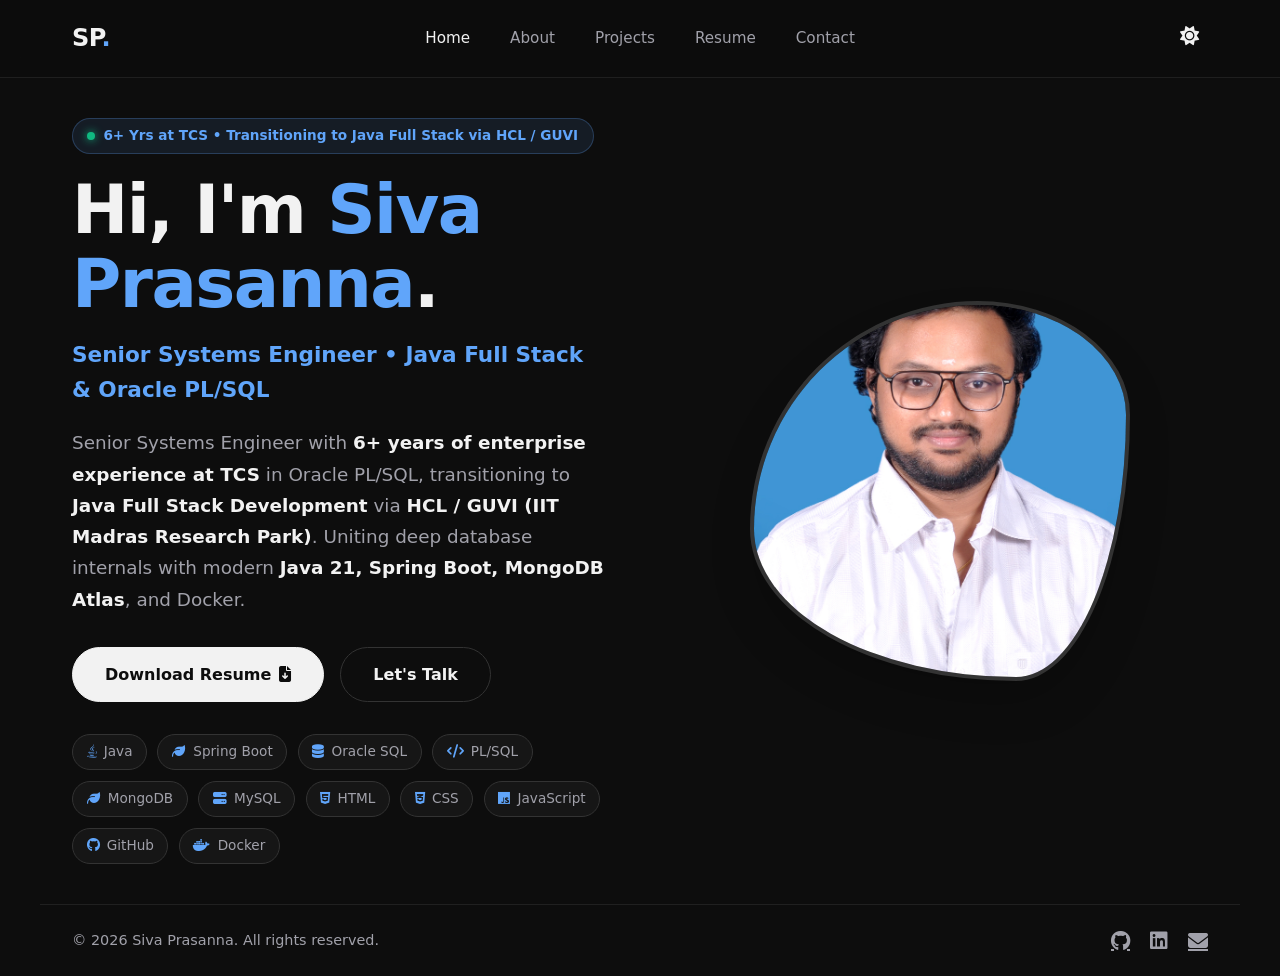
<file: index.html>
<!DOCTYPE html>
<html lang="en">

<head>
    <meta charset="UTF-8">
    <meta name="viewport" content="width=device-width, initial-scale=1.0">
    <title>Siva Prasanna | Java Full Stack Developer</title>

    <!-- Font Awesome Icons -->
    <link rel="stylesheet" href="https://cdnjs.cloudflare.com/ajax/libs/font-awesome/6.4.0/css/all.min.css">
    
    <!-- Custom Stylesheet -->
    <link rel="stylesheet" href="style.css">
</head>

<body>
    <!-- Navigation Bar -->
    <nav class="navbar" id="navbar">
        <div class="nav-container">
            <a href="index.html" class="nav-brand">SP<span class="accent">.</span></a>
            
            <div class="nav-links" id="nav-links">
                <a href="index.html" class="active">Home</a>
                <a href="about.html">About</a>
                <a href="projects.html">Projects</a>
                <a href="resume.html">Resume</a>
                <a href="contact.html">Contact</a>
            </div>

            <div class="nav-controls">
                <button class="theme-toggle" id="theme-toggle" aria-label="Toggle Theme">
                    <i class="fa-solid fa-sun" id="theme-icon"></i>
                </button>
                <button class="mobile-toggle" id="mobile-toggle" aria-label="Toggle Menu">
                    <i class="fas fa-bars"></i>
                </button>
            </div>
        </div>
    </nav>

    <!-- Main Content -->
    <main>
        <!-- Hero Section -->
        <section class="hero" id="hero">
            <div class="hero-content">
                <!-- Status Badge -->
                <div class="status-badge">
                    <span class="status-dot"></span>
                    <span>6+ Yrs at TCS • Transitioning to Java Full Stack via HCL / GUVI</span>
                </div>

                <h1 class="hero-title">
                    Hi, I'm <span class="highlight">Siva Prasanna</span>.
                </h1>

                <h2 class="hero-role">Senior Systems Engineer • Java Full Stack &amp; Oracle PL/SQL</h2>

                <p class="hero-desc">
                    Senior Systems Engineer with <strong>6+ years of enterprise experience at TCS</strong> in Oracle PL/SQL, 
                    transitioning to <strong>Java Full Stack Development</strong> via <strong>HCL / GUVI (IIT Madras Research Park)</strong>. 
                    Uniting deep database internals with modern <strong>Java 21, Spring Boot, MongoDB Atlas</strong>, and Docker.
                </p>

                <!-- Action Buttons -->
                <div class="hero-actions">
                    <a href="SivaPrasanna_Resume.pdf" target="_blank" download="SivaPrasanna_Resume.pdf" class="btn-primary">
                        <span>Download Resume</span>
                        <i class="fas fa-file-arrow-down"></i>
                    </a>
                    <a href="#contact" class="btn-secondary">Let's Talk</a>
                </div>

                <!-- Quick Tech Stack Chips -->
                <div class="hero-tech-stack">
                    <span class="tech-badge"><i class="fa-brands fa-java"></i> Java</span>
                    <span class="tech-badge"><i class="fa-solid fa-leaf"></i> Spring Boot</span>
                    <span class="tech-badge"><i class="fa-solid fa-database"></i> Oracle SQL</span>
                    <span class="tech-badge"><i class="fa-solid fa-code"></i> PL/SQL</span>
                    <span class="tech-badge"><i class="fa-solid fa-leaf"></i> MongoDB</span>
                    <span class="tech-badge"><i class="fa-solid fa-server"></i> MySQL</span>
                    <span class="tech-badge"><i class="fa-brands fa-html5"></i> HTML</span>
                    <span class="tech-badge"><i class="fa-brands fa-css3-alt"></i> CSS</span>
                    <span class="tech-badge"><i class="fa-brands fa-js"></i> JavaScript</span>
                    <span class="tech-badge"><i class="fa-brands fa-github"></i> GitHub</span>
                    <span class="tech-badge"><i class="fa-brands fa-docker"></i> Docker</span>
                </div>
            </div>

            <!-- Profile Image Container -->
            <div class="hero-image-wrapper">
                <img src="profile.jpg" alt="Siva Prasanna" class="hero-image" onerror="this.src='https://placehold.co/400x400/1e293b/38bdf8?text=SP';" />
            </div>
        </section>
    </main>

    <!-- Footer -->
    <footer>
        <div class="footer-left">&copy; <span id="year">2026</span> Siva Prasanna. All rights reserved.</div>
        <div class="socials">
            <a href="https://github.com/SIVAPRASANNA2812" target="_blank" rel="noopener noreferrer" aria-label="GitHub Profile">
                <i class="fa-brands fa-github"></i>
            </a>
            <a href="https://www.linkedin.com/in/sivaprasanna2812" target="_blank" rel="noopener noreferrer" aria-label="LinkedIn Profile">
                <i class="fa-brands fa-linkedin"></i>
            </a>
            <a href="mailto:sivaprasanna28@gmail.com" aria-label="Email Me">
                <i class="fa-solid fa-envelope"></i>
            </a>
        </div>
    </footer>

    <!-- JavaScript -->
    <script src="script.js"></script>
</body>

</html>
</file>
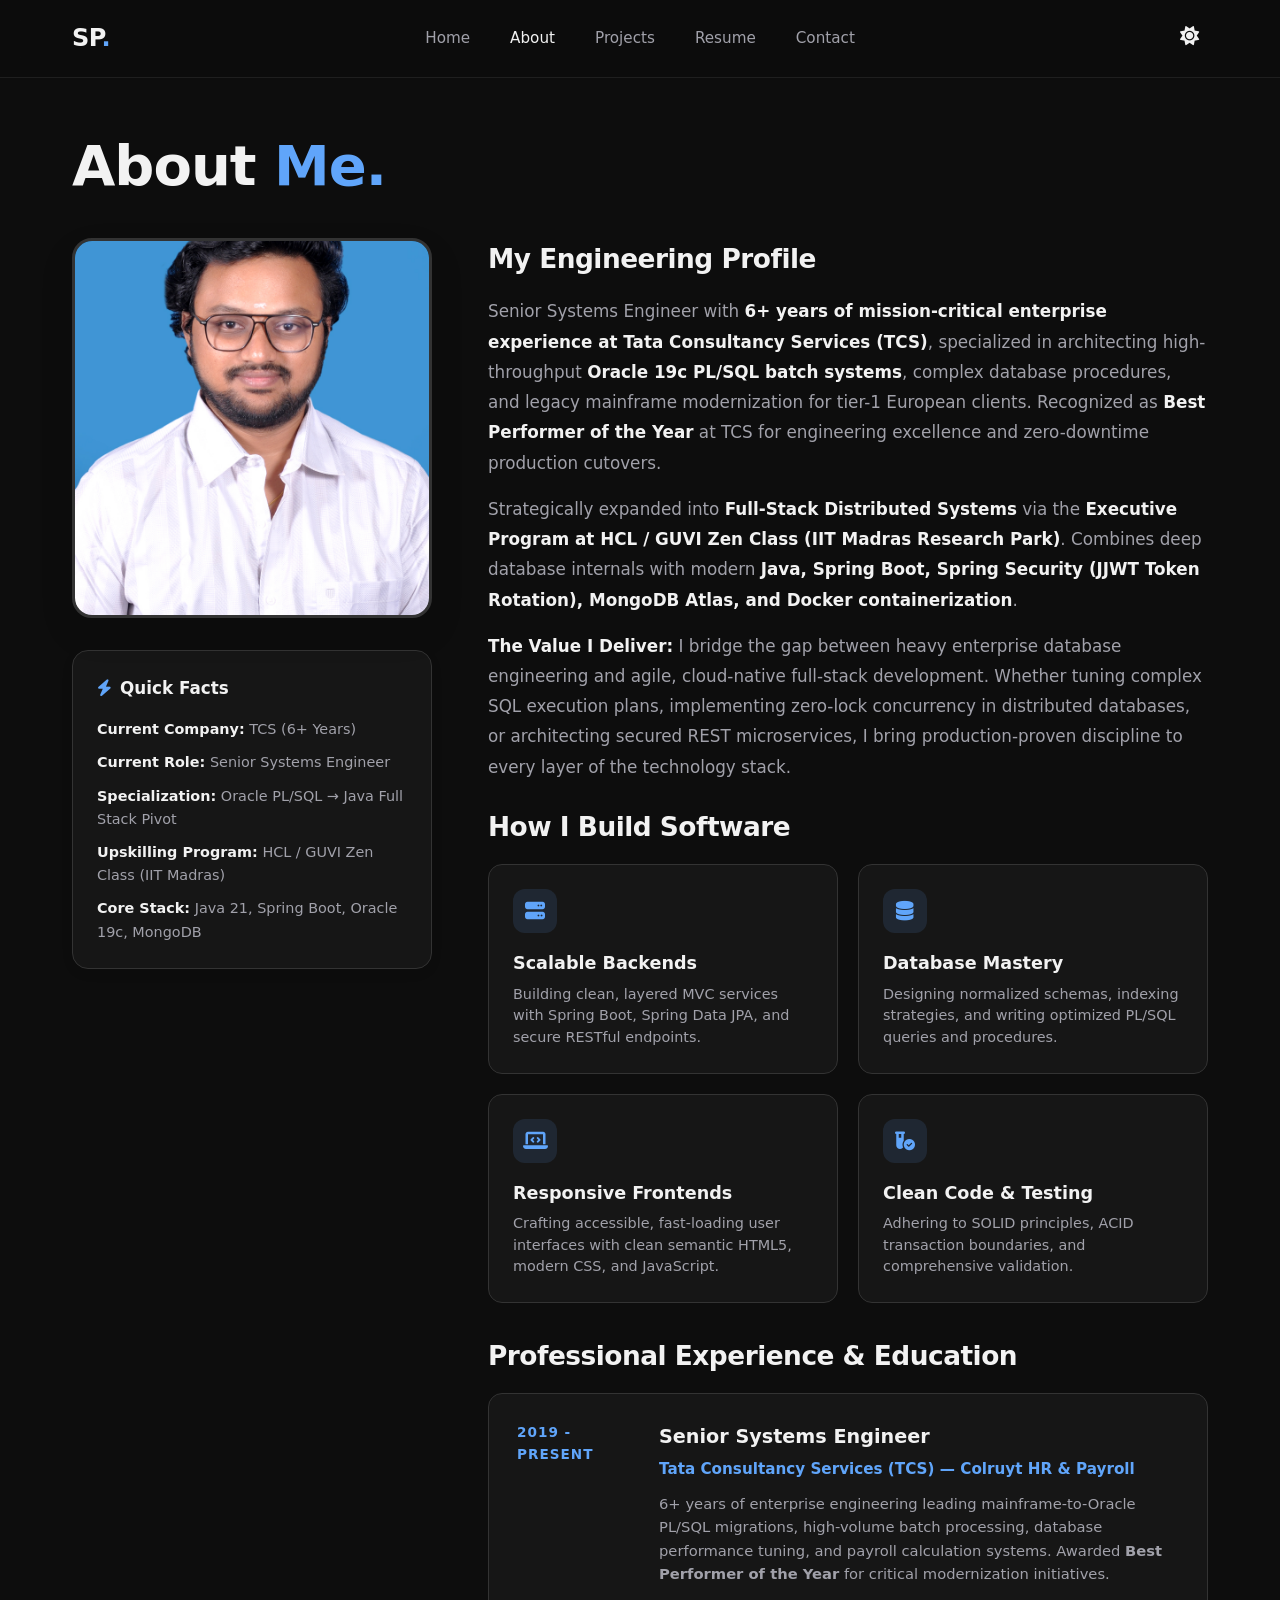
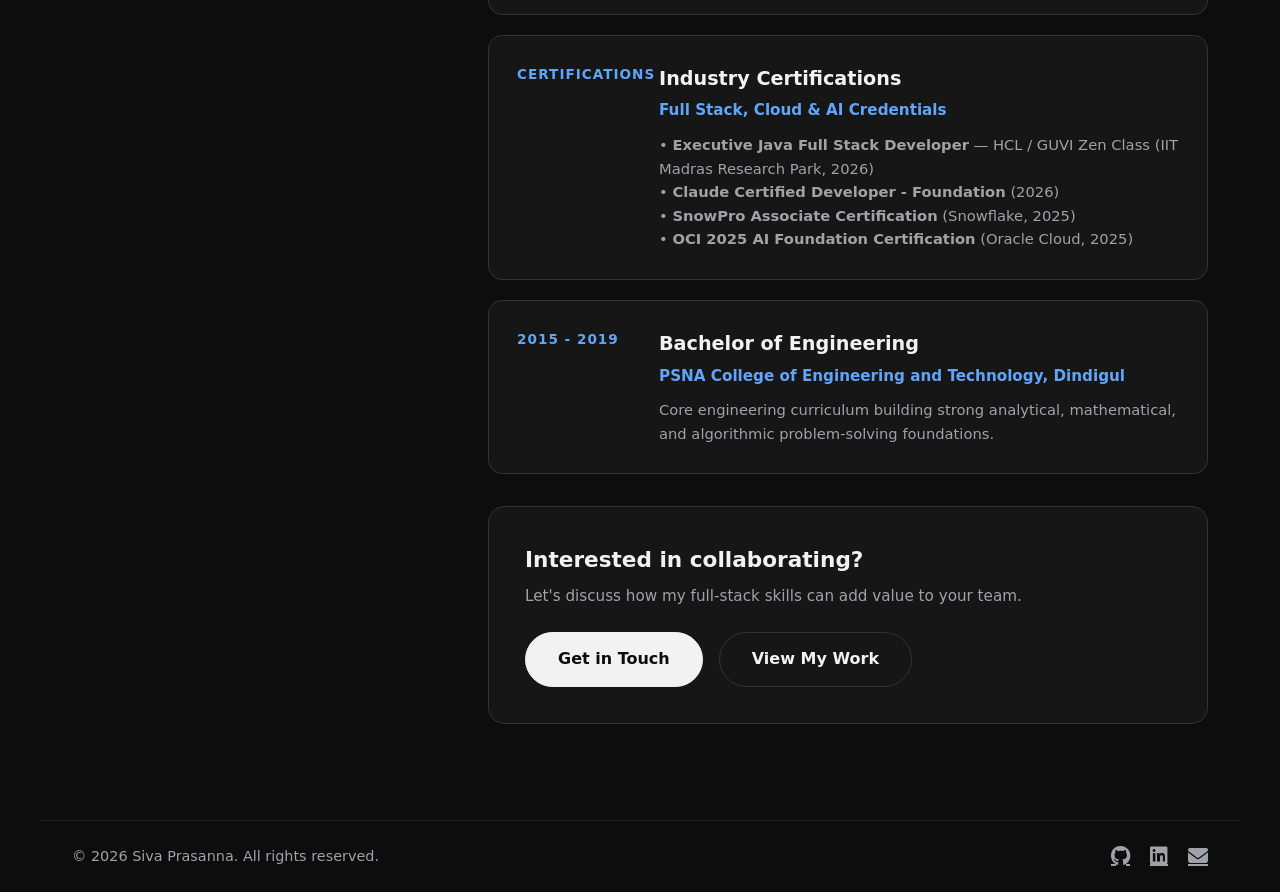
<file: about.html>
<!DOCTYPE html>
<html lang="en">

<head>
    <meta charset="UTF-8">
    <meta name="viewport" content="width=device-width, initial-scale=1.0">
    <title>About Me | Siva Prasanna - Java Full Stack Developer</title>

    <!-- SEO & Social Meta -->
    <meta name="description" content="Learn about Siva Prasanna — a Java Full Stack Developer with expertise in Spring Boot, Oracle SQL, PL/SQL, MongoDB, and modern web development.">
    <meta name="author" content="Siva Prasanna">

    <!-- Font Awesome Icons -->
    <link rel="stylesheet" href="https://cdnjs.cloudflare.com/ajax/libs/font-awesome/6.4.0/css/all.min.css">

    <!-- Stylesheet -->
    <link rel="stylesheet" href="style.css">
</head>

<body>
    <!-- Navigation Bar -->
    <nav class="navbar" id="navbar">
        <div class="nav-container">
            <a href="index.html" class="nav-brand">SP<span class="accent">.</span></a>
            <div class="nav-links" id="nav-links">
                <a href="index.html">Home</a>
                <a href="about.html" class="active">About</a>
                <a href="projects.html">Projects</a>
                <a href="resume.html">Resume</a>
                <a href="contact.html">Contact</a>
            </div>
            <div class="nav-controls">
                <button class="theme-toggle" id="theme-toggle" aria-label="Toggle Theme">
                    <i class="fa-solid fa-sun" id="theme-icon"></i>
                </button>
                <button class="mobile-toggle" id="mobile-toggle" aria-label="Toggle Menu">
                    <i class="fas fa-bars"></i>
                </button>
            </div>
        </div>
    </nav>

    <!-- Main Content -->
    <main class="page-main">
        <div class="page-container">
            <!-- Header -->
            <div class="page-header">
                <h1 class="page-title">About <span class="highlight">Me.</span></h1>
            </div>

            <div class="about-grid">
                <!-- Left Column: Image & Quick Stats -->
                <div class="about-image-col">
                    <div class="image-wrapper">
                        <img src="profile.jpg" alt="Siva Prasanna" class="about-profile-img" onerror="this.src='https://placehold.co/400x400/1e293b/38bdf8?text=SP';" />
                    </div>

                    <!-- Quick Highlight Bento Card -->
                    <div class="bento-card mt-3">
                        <h3 class="bento-title"><i class="fa-solid fa-bolt accent"></i> Quick Facts</h3>
                        <ul class="quick-facts-list">
                            <li><strong>Current Company:</strong> TCS (6+ Years)</li>
                            <li><strong>Current Role:</strong> Senior Systems Engineer</li>
                            <li><strong>Specialization:</strong> Oracle PL/SQL &rarr; Java Full Stack Pivot</li>
                            <li><strong>Upskilling Program:</strong> HCL / GUVI Zen Class (IIT Madras)</li>
                            <li><strong>Core Stack:</strong> Java 21, Spring Boot, Oracle 19c, MongoDB</li>
                        </ul>
                    </div>
                </div>

                <!-- Right Column: Narrative, Philosophy & Timeline -->
                <div class="about-text-col">
                    <!-- Section 1: Journey -->
                    <div class="content-block">
                        <h2 class="section-heading">My Engineering Profile</h2>
                        <p class="section-text">
                            Senior Systems Engineer with <strong>6+ years of mission-critical enterprise experience at Tata Consultancy Services (TCS)</strong>, 
                            specialized in architecting high-throughput <strong>Oracle 19c PL/SQL batch systems</strong>, complex database procedures, 
                            and legacy mainframe modernization for tier-1 European clients. Recognized as <strong>Best Performer of the Year</strong> at TCS 
                            for engineering excellence and zero-downtime production cutovers.
                        </p>
                        <p class="section-text">
                            Strategically expanded into <strong>Full-Stack Distributed Systems</strong> via the <strong>Executive Program at HCL / GUVI Zen Class (IIT Madras Research Park)</strong>. 
                            Combines deep database internals with modern <strong>Java, Spring Boot, Spring Security (JJWT Token Rotation), MongoDB Atlas, and Docker containerization</strong>.
                        </p>
                        <p class="section-text">
                            <strong>The Value I Deliver:</strong> I bridge the gap between heavy enterprise database engineering and agile, cloud-native full-stack development. 
                            Whether tuning complex SQL execution plans, implementing zero-lock concurrency in distributed databases, or architecting secured REST microservices, 
                            I bring production-proven discipline to every layer of the technology stack.
                        </p>
                    </div>

                    <!-- Section 2: What I Bring to the Table (Modern Bento Grid) -->
                    <div class="content-block mt-3">
                        <h2 class="section-heading">How I Build Software</h2>
                        <div class="features-grid">
                            <div class="feature-card">
                                <div class="feature-icon"><i class="fa-solid fa-server"></i></div>
                                <h4>Scalable Backends</h4>
                                <p>Building clean, layered MVC services with Spring Boot, Spring Data JPA, and secure RESTful endpoints.</p>
                            </div>
                            <div class="feature-card">
                                <div class="feature-icon"><i class="fa-solid fa-database"></i></div>
                                <h4>Database Mastery</h4>
                                <p>Designing normalized schemas, indexing strategies, and writing optimized PL/SQL queries and procedures.</p>
                            </div>
                            <div class="feature-card">
                                <div class="feature-icon"><i class="fa-solid fa-laptop-code"></i></div>
                                <h4>Responsive Frontends</h4>
                                <p>Crafting accessible, fast-loading user interfaces with clean semantic HTML5, modern CSS, and JavaScript.</p>
                            </div>
                            <div class="feature-card">
                                <div class="feature-icon"><i class="fa-solid fa-vial-circle-check"></i></div>
                                <h4>Clean Code & Testing</h4>
                                <p>Adhering to SOLID principles, ACID transaction boundaries, and comprehensive validation.</p>
                            </div>
                        </div>
                    </div>

                    <!-- Section 3: Professional Experience & Education -->
                    <div class="content-block mt-4">
                        <h2 class="section-heading">Professional Experience &amp; Education</h2>
                        <div class="experience-list">
                            <!-- TCS Experience -->
                            <div class="exp-item">
                                <span class="exp-year">2019 - Present</span>
                                <div class="exp-details">
                                    <h3>Senior Systems Engineer</h3>
                                    <p class="exp-institute">Tata Consultancy Services (TCS) — Colruyt HR &amp; Payroll</p>
                                    <p class="exp-desc">
                                        6+ years of enterprise engineering leading mainframe-to-Oracle PL/SQL migrations, high-volume batch processing, 
                                        database performance tuning, and payroll calculation systems. Awarded <strong>Best Performer of the Year</strong> 
                                        for critical modernization initiatives.
                                    </p>
                                </div>
                            </div>

                            <!-- Certifications -->
                            <div class="exp-item">
                                <span class="exp-year">Certifications</span>
                                <div class="exp-details">
                                    <h3>Industry Certifications</h3>
                                    <p class="exp-institute">Full Stack, Cloud &amp; AI Credentials</p>
                                    <p class="exp-desc">
                                        • <strong>Executive Java Full Stack Developer</strong> — HCL / GUVI Zen Class (IIT Madras Research Park, 2026)<br>
                                        • <strong>Claude Certified Developer - Foundation</strong> (2026)<br>
                                        • <strong>SnowPro Associate Certification</strong> (Snowflake, 2025)<br>
                                        • <strong>OCI 2025 AI Foundation Certification</strong> (Oracle Cloud, 2025)
                                    </p>
                                </div>
                            </div>

                            <!-- University Education -->
                            <div class="exp-item">
                                <span class="exp-year">2015 - 2019</span>
                                <div class="exp-details">
                                    <h3>Bachelor of Engineering</h3>
                                    <p class="exp-institute">PSNA College of Engineering and Technology, Dindigul</p>
                                    <p class="exp-desc">
                                        Core engineering curriculum building strong analytical, mathematical, and algorithmic problem-solving foundations.
                                    </p>
                                </div>
                            </div>
                        </div>
                    </div>

                    <!-- Section 4: Action Banner -->
                    <div class="about-cta-box mt-4">
                        <div class="cta-text">
                            <h3>Interested in collaborating?</h3>
                            <p>Let's discuss how my full-stack skills can add value to your team.</p>
                        </div>
                        <div class="cta-buttons">
                            <a href="contact.html" class="btn-primary">Get in Touch</a>
                            <a href="projects.html" class="btn-secondary">View My Work</a>
                        </div>
                    </div>

                </div>
            </div>
        </div>
    </main>

    <!-- Footer -->
    <footer>
        <div class="footer-left">&copy; <span id="year">2026</span> Siva Prasanna. All rights reserved.</div>
        <div class="socials">
            <a href="https://github.com/SIVAPRASANNA2812" target="_blank" rel="noopener noreferrer" aria-label="GitHub Profile">
                <i class="fa-brands fa-github"></i>
            </a>
            <a href="https://www.linkedin.com/in/sivaprasanna2812" target="_blank" rel="noopener noreferrer" aria-label="LinkedIn Profile">
                <i class="fa-brands fa-linkedin"></i>
            </a>
            <a href="mailto:sivaprasanna28@gmail.com" aria-label="Email Me">
                <i class="fa-solid fa-envelope"></i>
            </a>
        </div>
    </footer>

    <!-- JavaScript -->
    <script src="script.js"></script>
</body>

</html>
</file>
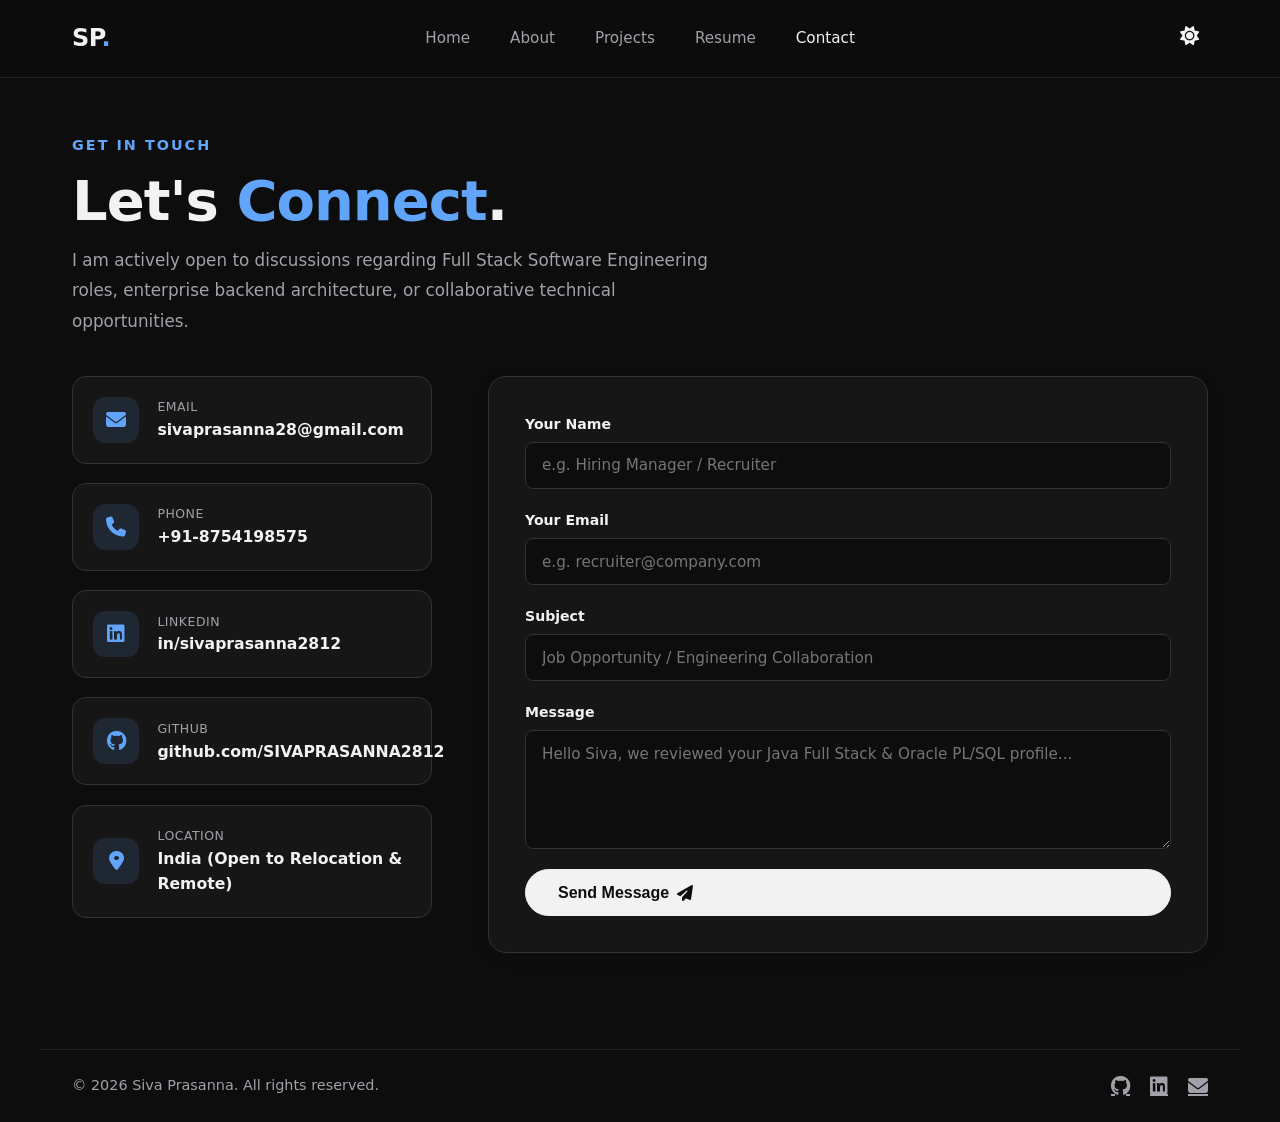
<file: contact.html>
<!DOCTYPE html>
<html lang="en">

<head>
    <meta charset="UTF-8">
    <meta name="viewport" content="width=device-width, initial-scale=1.0">
    <title>Contact | Siva Prasanna - Software Engineer</title>

    <!-- SEO & Social Meta -->
    <meta name="description" content="Get in touch with Siva Prasanna — Software Engineer & Java Full Stack Developer with 6+ years at TCS.">
    <meta name="author" content="Siva Prasanna">

    <!-- Font Awesome Icons -->
    <link rel="stylesheet" href="https://cdnjs.cloudflare.com/ajax/libs/font-awesome/6.4.0/css/all.min.css">

    <!-- Stylesheet -->
    <link rel="stylesheet" href="style.css">
</head>

<body>
    <!-- Navigation Bar -->
    <nav class="navbar" id="navbar">
        <div class="nav-container">
            <a href="index.html" class="nav-brand">SP<span class="accent">.</span></a>
            <div class="nav-links" id="nav-links">
                <a href="index.html">Home</a>
                <a href="about.html">About</a>
                <a href="projects.html">Projects</a>
                <a href="resume.html">Resume</a>
                <a href="contact.html" class="active">Contact</a>
            </div>
            <div class="nav-controls">
                <button class="theme-toggle" id="theme-toggle" aria-label="Toggle Theme">
                    <i class="fa-solid fa-sun" id="theme-icon"></i>
                </button>
                <button class="mobile-toggle" id="mobile-toggle" aria-label="Toggle Menu">
                    <i class="fas fa-bars"></i>
                </button>
            </div>
        </div>
    </nav>

    <!-- Main Content -->
    <main class="page-main">
        <div class="page-container">
            <!-- Header -->
            <div class="page-header">
                <span class="hero-subtitle">Get In Touch</span>
                <h1 class="page-title">Let's <span class="highlight">Connect</span>.</h1>
                <p class="section-text" style="max-width: 650px; margin-top: 0.75rem;">
                    I am actively open to discussions regarding Full Stack Software Engineering roles, 
                    enterprise backend architecture, or collaborative technical opportunities.
                </p>
            </div>

            <div class="about-grid">
                <!-- Left: Contact Details Cards -->
                <div class="contact-info-col">
                    <!-- Email Card -->
                    <div class="contact-card">
                        <div class="contact-icon"><i class="fa-solid fa-envelope"></i></div>
                        <div>
                            <span class="contact-label">Email</span>
                            <a href="mailto:sivaprasanna28@gmail.com" class="contact-value">sivaprasanna28@gmail.com</a>
                        </div>
                    </div>

                    <!-- Phone Card -->
                    <div class="contact-card">
                        <div class="contact-icon"><i class="fa-solid fa-phone"></i></div>
                        <div>
                            <span class="contact-label">Phone</span>
                            <a href="tel:+918754198575" class="contact-value">+91-8754198575</a>
                        </div>
                    </div>

                    <!-- LinkedIn Card -->
                    <div class="contact-card">
                        <div class="contact-icon"><i class="fa-brands fa-linkedin"></i></div>
                        <div>
                            <span class="contact-label">LinkedIn</span>
                            <a href="https://www.linkedin.com/in/sivaprasanna2812" target="_blank" rel="noopener noreferrer" class="contact-value">
                                in/sivaprasanna2812
                            </a>
                        </div>
                    </div>

                    <!-- GitHub Card -->
                    <div class="contact-card">
                        <div class="contact-icon"><i class="fa-brands fa-github"></i></div>
                        <div>
                            <span class="contact-label">GitHub</span>
                            <a href="https://github.com/SIVAPRASANNA2812" target="_blank" rel="noopener noreferrer" class="contact-value">
                                github.com/SIVAPRASANNA2812
                            </a>
                        </div>
                    </div>

                    <!-- Location Card -->
                    <div class="contact-card">
                        <div class="contact-icon"><i class="fa-solid fa-location-dot"></i></div>
                        <div>
                            <span class="contact-label">Location</span>
                            <span class="contact-value">India (Open to Relocation &amp; Remote)</span>
                        </div>
                    </div>
                </div>

                <!-- Right: Interactive Message Form -->
                <div class="contact-form-container">
                    <form id="contact-form" class="contact-form" onsubmit="handleContactSubmit(event)">
                        <div id="form-alert" class="form-alert" style="display: none;"></div>

                        <div class="form-group">
                            <label for="name" class="form-label">Your Name</label>
                            <input type="text" id="name" class="form-input" placeholder="e.g. Hiring Manager / Recruiter" required>
                        </div>

                        <div class="form-group">
                            <label for="email" class="form-label">Your Email</label>
                            <input type="email" id="email" class="form-input" placeholder="e.g. recruiter@company.com" required>
                        </div>

                        <div class="form-group">
                            <label for="subject" class="form-label">Subject</label>
                            <input type="text" id="subject" class="form-input" placeholder="Job Opportunity / Engineering Collaboration" required>
                        </div>

                        <div class="form-group">
                            <label for="message" class="form-label">Message</label>
                            <textarea id="message" class="form-textarea" rows="5" placeholder="Hello Siva, we reviewed your Java Full Stack & Oracle PL/SQL profile..." required></textarea>
                        </div>

                        <button type="submit" class="btn-primary" style="width: 100%;">
                            <span>Send Message</span>
                            <i class="fa-solid fa-paper-plane"></i>
                        </button>
                    </form>
                </div>
            </div>
        </div>
    </main>

    <!-- Footer -->
    <footer>
        <div class="footer-left">&copy; <span id="year">2026</span> Siva Prasanna. All rights reserved.</div>
        <div class="socials">
            <a href="https://github.com/SIVAPRASANNA2812" target="_blank" rel="noopener noreferrer" aria-label="GitHub Profile">
                <i class="fa-brands fa-github"></i>
            </a>
            <a href="https://www.linkedin.com/in/sivaprasanna2812" target="_blank" rel="noopener noreferrer" aria-label="LinkedIn Profile">
                <i class="fa-brands fa-linkedin"></i>
            </a>
            <a href="mailto:sivaprasanna28@gmail.com" aria-label="Email Me">
                <i class="fa-solid fa-envelope"></i>
            </a>
        </div>
    </footer>

    <!-- JavaScript -->
    <script src="script.js"></script>
    <script>
        function handleContactSubmit(e) {
            e.preventDefault();
            const name = document.getElementById('name').value;
            const email = document.getElementById('email').value;
            const subject = document.getElementById('subject').value;
            const message = document.getElementById('message').value;

            // Prepare mailto link
            const mailtoUri = `mailto:sivaprasanna28@gmail.com?subject=${encodeURIComponent(subject || 'Portfolio Inquiry from ' + name)}&body=${encodeURIComponent(`From: ${name} (${email})\n\n${message}`)}`;
            
            const alertBox = document.getElementById('form-alert');
            alertBox.style.display = 'block';
            alertBox.textContent = 'Launching your email client to send message...';
            
            setTimeout(() => {
                window.location.href = mailtoUri;
            }, 600);
        }
    </script>
</body>

</html>
</file>
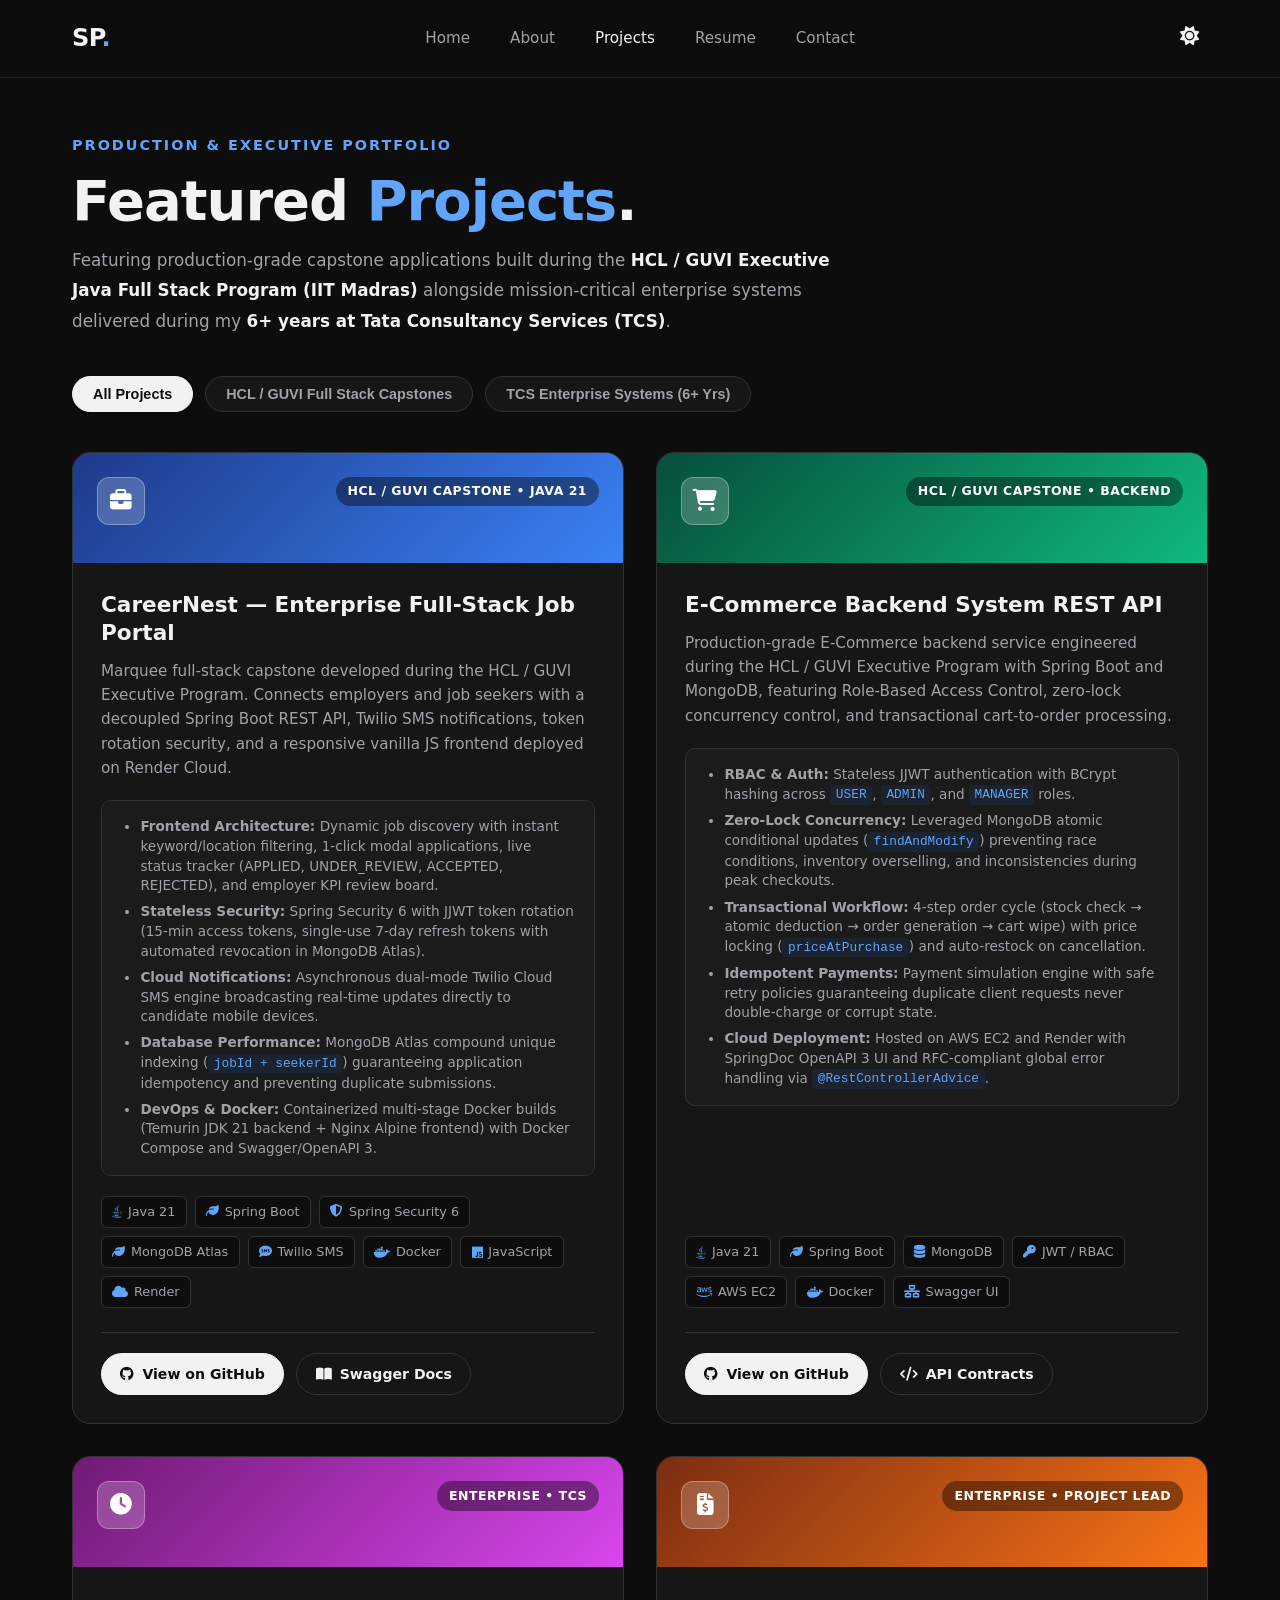
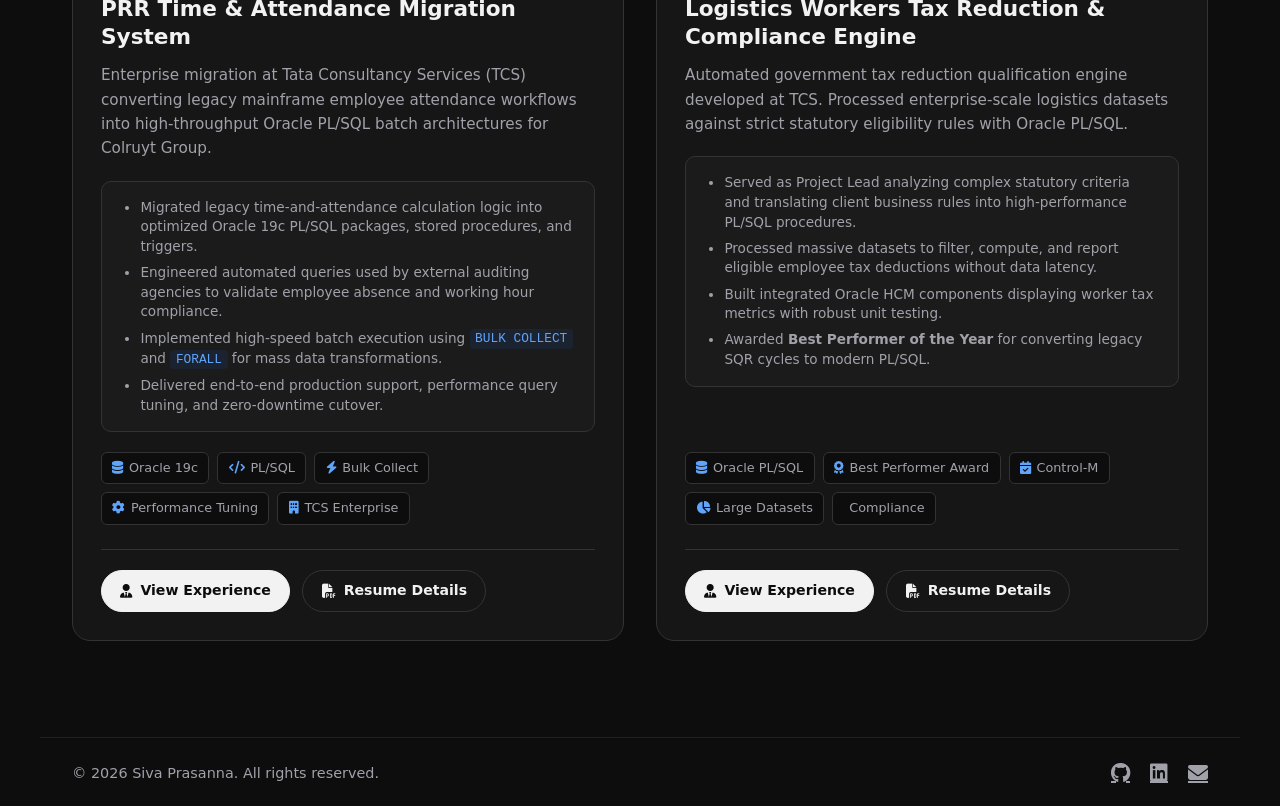
<file: projects.html>
<!DOCTYPE html>
<html lang="en">

<head>
    <meta charset="UTF-8">
    <meta name="viewport" content="width=device-width, initial-scale=1.0">
    <title>Projects | Siva Prasanna - Java Full Stack & Oracle PL/SQL</title>

    <!-- SEO & Social Meta -->
    <meta name="description" content="Explore CareerNest, E-Commerce REST API, and enterprise Oracle PL/SQL solutions developed by Siva Prasanna.">
    <meta name="author" content="Siva Prasanna">

    <!-- Font Awesome Icons -->
    <link rel="stylesheet" href="https://cdnjs.cloudflare.com/ajax/libs/font-awesome/6.4.0/css/all.min.css">

    <!-- Stylesheet -->
    <link rel="stylesheet" href="style.css">
</head>

<body>
    <!-- Navigation Bar -->
    <nav class="navbar" id="navbar">
        <div class="nav-container">
            <a href="index.html" class="nav-brand">SP<span class="accent">.</span></a>
            <div class="nav-links" id="nav-links">
                <a href="index.html">Home</a>
                <a href="about.html">About</a>
                <a href="projects.html" class="active">Projects</a>
                <a href="resume.html">Resume</a>
                <a href="contact.html">Contact</a>
            </div>
            <div class="nav-controls">
                <button class="theme-toggle" id="theme-toggle" aria-label="Toggle Theme">
                    <i class="fa-solid fa-sun" id="theme-icon"></i>
                </button>
                <button class="mobile-toggle" id="mobile-toggle" aria-label="Toggle Menu">
                    <i class="fas fa-bars"></i>
                </button>
            </div>
        </div>
    </nav>

    <!-- Main Content -->
    <main class="page-main">
        <div class="page-container">
            <!-- Header -->
            <div class="page-header">
                <span class="hero-subtitle">Production &amp; Executive Portfolio</span>
                <h1 class="page-title">Featured <span class="highlight">Projects</span>.</h1>
                <p class="section-text" style="max-width: 780px; margin-top: 0.75rem;">
                    Featuring production-grade capstone applications built during the <strong>HCL / GUVI Executive Java Full Stack Program (IIT Madras)</strong> 
                    alongside mission-critical enterprise systems delivered during my <strong>6+ years at Tata Consultancy Services (TCS)</strong>.
                </p>
            </div>

            <!-- Filter Controls -->
            <div class="filter-controls">
                <button class="filter-btn active" data-filter="all">All Projects</button>
                <button class="filter-btn" data-filter="fullstack">HCL / GUVI Full Stack Capstones</button>
                <button class="filter-btn" data-filter="enterprise">TCS Enterprise Systems (6+ Yrs)</button>
            </div>

            <!-- Projects Grid -->
            <div class="projects-grid">
                
                <!-- Project 1: CareerNest -->
                <div class="project-card" data-category="fullstack">
                    <div class="project-header-visual gradient-1">
                        <div class="project-icon-box">
                            <i class="fa-solid fa-briefcase"></i>
                        </div>
                        <span class="project-category-pill">HCL / GUVI Capstone • Java 21</span>
                    </div>

                    <div class="project-info">
                        <h2 class="project-title">CareerNest — Enterprise Full-Stack Job Portal</h2>
                        <p class="project-desc">
                            Marquee full-stack capstone developed during the HCL / GUVI Executive Program. Connects employers 
                            and job seekers with a decoupled Spring Boot REST API, Twilio SMS notifications, token rotation security, 
                            and a responsive vanilla JS frontend deployed on Render Cloud.
                        </p>

                        <div class="project-highlights">
                            <ul>
                                <li><strong>Frontend Architecture:</strong> Dynamic job discovery with instant keyword/location filtering, 1-click modal applications, live status tracker (APPLIED, UNDER_REVIEW, ACCEPTED, REJECTED), and employer KPI review board.</li>
                                <li><strong>Stateless Security:</strong> Spring Security 6 with JJWT token rotation (15-min access tokens, single-use 7-day refresh tokens with automated revocation in MongoDB Atlas).</li>
                                <li><strong>Cloud Notifications:</strong> Asynchronous dual-mode Twilio Cloud SMS engine broadcasting real-time updates directly to candidate mobile devices.</li>
                                <li><strong>Database Performance:</strong> MongoDB Atlas compound unique indexing (<code>jobId + seekerId</code>) guaranteeing application idempotency and preventing duplicate submissions.</li>
                                <li><strong>DevOps &amp; Docker:</strong> Containerized multi-stage Docker builds (Temurin JDK 21 backend + Nginx Alpine frontend) with Docker Compose and Swagger/OpenAPI 3.</li>
                            </ul>
                        </div>

                        <div class="project-tags">
                            <span class="tag"><i class="fa-brands fa-java"></i> Java 21</span>
                            <span class="tag"><i class="fa-solid fa-leaf"></i> Spring Boot</span>
                            <span class="tag"><i class="fa-solid fa-shield-halved"></i> Spring Security 6</span>
                            <span class="tag"><i class="fa-solid fa-leaf"></i> MongoDB Atlas</span>
                            <span class="tag"><i class="fa-solid fa-comment-sms"></i> Twilio SMS</span>
                            <span class="tag"><i class="fa-brands fa-docker"></i> Docker</span>
                            <span class="tag"><i class="fa-brands fa-js"></i> JavaScript</span>
                            <span class="tag"><i class="fa-solid fa-cloud"></i> Render</span>
                        </div>

                        <div class="project-actions">
                            <a href="https://github.com/SIVAPRASANNA2812" target="_blank" rel="noopener noreferrer" class="btn-primary btn-sm">
                                <i class="fa-brands fa-github"></i>
                                View on GitHub
                            </a>
                            <a href="https://github.com/SIVAPRASANNA2812" target="_blank" rel="noopener noreferrer" class="btn-secondary btn-sm">
                                <i class="fa-solid fa-book-open"></i>
                                Swagger Docs
                            </a>
                        </div>
                    </div>
                </div>

                <!-- Project 2: E-Commerce Backend System API -->
                <div class="project-card" data-category="backend">
                    <div class="project-header-visual gradient-3">
                        <div class="project-icon-box">
                            <i class="fa-solid fa-cart-shopping"></i>
                        </div>
                        <span class="project-category-pill">HCL / GUVI Capstone • Backend</span>
                    </div>

                    <div class="project-info">
                        <h2 class="project-title">E-Commerce Backend System REST API</h2>
                        <p class="project-desc">
                            Production-grade E-Commerce backend service engineered during the HCL / GUVI Executive Program with Spring Boot and MongoDB, 
                            featuring Role-Based Access Control, zero-lock concurrency control, and transactional cart-to-order processing.
                        </p>

                        <div class="project-highlights">
                            <ul>
                                <li><strong>RBAC &amp; Auth:</strong> Stateless JJWT authentication with BCrypt hashing across <code>USER</code>, <code>ADMIN</code>, and <code>MANAGER</code> roles.</li>
                                <li><strong>Zero-Lock Concurrency:</strong> Leveraged MongoDB atomic conditional updates (<code>findAndModify</code>) preventing race conditions, inventory overselling, and inconsistencies during peak checkouts.</li>
                                <li><strong>Transactional Workflow:</strong> 4-step order cycle (stock check &rarr; atomic deduction &rarr; order generation &rarr; cart wipe) with price locking (<code>priceAtPurchase</code>) and auto-restock on cancellation.</li>
                                <li><strong>Idempotent Payments:</strong> Payment simulation engine with safe retry policies guaranteeing duplicate client requests never double-charge or corrupt state.</li>
                                <li><strong>Cloud Deployment:</strong> Hosted on AWS EC2 and Render with SpringDoc OpenAPI 3 UI and RFC-compliant global error handling via <code>@RestControllerAdvice</code>.</li>
                            </ul>
                        </div>

                        <div class="project-tags">
                            <span class="tag"><i class="fa-brands fa-java"></i> Java 21</span>
                            <span class="tag"><i class="fa-solid fa-leaf"></i> Spring Boot</span>
                            <span class="tag"><i class="fa-solid fa-database"></i> MongoDB</span>
                            <span class="tag"><i class="fa-solid fa-key"></i> JWT / RBAC</span>
                            <span class="tag"><i class="fa-brands fa-aws"></i> AWS EC2</span>
                            <span class="tag"><i class="fa-brands fa-docker"></i> Docker</span>
                            <span class="tag"><i class="fa-solid fa-network-wired"></i> Swagger UI</span>
                        </div>

                        <div class="project-actions">
                            <a href="https://github.com/SIVAPRASANNA2812" target="_blank" rel="noopener noreferrer" class="btn-primary btn-sm">
                                <i class="fa-brands fa-github"></i>
                                View on GitHub
                            </a>
                            <a href="https://github.com/SIVAPRASANNA2812" target="_blank" rel="noopener noreferrer" class="btn-secondary btn-sm">
                                <i class="fa-solid fa-code"></i>
                                API Contracts
                            </a>
                        </div>
                    </div>
                </div>

                <!-- Project 3: TCS Enterprise Time & Attendance Migration -->
                <div class="project-card" data-category="enterprise">
                    <div class="project-header-visual gradient-2">
                        <div class="project-icon-box">
                            <i class="fa-solid fa-clock"></i>
                        </div>
                        <span class="project-category-pill">Enterprise • TCS</span>
                    </div>

                    <div class="project-info">
                        <h2 class="project-title">PRR Time &amp; Attendance Migration System</h2>
                        <p class="project-desc">
                            Enterprise migration at Tata Consultancy Services (TCS) converting legacy mainframe employee 
                            attendance workflows into high-throughput Oracle PL/SQL batch architectures for Colruyt Group.
                        </p>

                        <div class="project-highlights">
                            <ul>
                                <li>Migrated legacy time-and-attendance calculation logic into optimized Oracle 19c PL/SQL packages, stored procedures, and triggers.</li>
                                <li>Engineered automated queries used by external auditing agencies to validate employee absence and working hour compliance.</li>
                                <li>Implemented high-speed batch execution using <code>BULK COLLECT</code> and <code>FORALL</code> for mass data transformations.</li>
                                <li>Delivered end-to-end production support, performance query tuning, and zero-downtime cutover.</li>
                            </ul>
                        </div>

                        <div class="project-tags">
                            <span class="tag"><i class="fa-solid fa-database"></i> Oracle 19c</span>
                            <span class="tag"><i class="fa-solid fa-code"></i> PL/SQL</span>
                            <span class="tag"><i class="fa-solid fa-bolt"></i> Bulk Collect</span>
                            <span class="tag"><i class="fa-solid fa-gear"></i> Performance Tuning</span>
                            <span class="tag"><i class="fa-solid fa-building"></i> TCS Enterprise</span>
                        </div>

                        <div class="project-actions">
                            <a href="about.html" class="btn-primary btn-sm">
                                <i class="fa-solid fa-user-tie"></i>
                                View Experience
                            </a>
                            <a href="SivaPrasanna_Resume.pdf" target="_blank" class="btn-secondary btn-sm">
                                <i class="fa-solid fa-file-pdf"></i>
                                Resume Details
                            </a>
                        </div>
                    </div>
                </div>

                <!-- Project 4: TCS Logistics Tax Reduction Engine -->
                <div class="project-card" data-category="enterprise">
                    <div class="project-header-visual gradient-4">
                        <div class="project-icon-box">
                            <i class="fa-solid fa-file-invoice-dollar"></i>
                        </div>
                        <span class="project-category-pill">Enterprise • Project Lead</span>
                    </div>

                    <div class="project-info">
                        <h2 class="project-title">Logistics Workers Tax Reduction &amp; Compliance Engine</h2>
                        <p class="project-desc">
                            Automated government tax reduction qualification engine developed at TCS. Processed enterprise-scale 
                            logistics datasets against strict statutory eligibility rules with Oracle PL/SQL.
                        </p>

                        <div class="project-highlights">
                            <ul>
                                <li>Served as Project Lead analyzing complex statutory criteria and translating client business rules into high-performance PL/SQL procedures.</li>
                                <li>Processed massive datasets to filter, compute, and report eligible employee tax deductions without data latency.</li>
                                <li>Built integrated Oracle HCM components displaying worker tax metrics with robust unit testing.</li>
                                <li>Awarded <strong>Best Performer of the Year</strong> for converting legacy SQR cycles to modern PL/SQL.</li>
                            </ul>
                        </div>

                        <div class="project-tags">
                            <span class="tag"><i class="fa-solid fa-database"></i> Oracle PL/SQL</span>
                            <span class="tag"><i class="fa-solid fa-award"></i> Best Performer Award</span>
                            <span class="tag"><i class="fa-solid fa-calendar-check"></i> Control-M</span>
                            <span class="tag"><i class="fa-solid fa-chart-pie"></i> Large Datasets</span>
                            <span class="tag"><i class="fa-solid fa-shield-check"></i> Compliance</span>
                        </div>

                        <div class="project-actions">
                            <a href="about.html" class="btn-primary btn-sm">
                                <i class="fa-solid fa-user-tie"></i>
                                View Experience
                            </a>
                            <a href="SivaPrasanna_Resume.pdf" target="_blank" class="btn-secondary btn-sm">
                                <i class="fa-solid fa-file-pdf"></i>
                                Resume Details
                            </a>
                        </div>
                    </div>
                </div>

            </div>
        </div>
    </main>

    <!-- Footer -->
    <footer>
        <div class="footer-left">&copy; <span id="year">2026</span> Siva Prasanna. All rights reserved.</div>
        <div class="socials">
            <a href="https://github.com/SIVAPRASANNA2812" target="_blank" rel="noopener noreferrer" aria-label="GitHub Profile">
                <i class="fa-brands fa-github"></i>
            </a>
            <a href="https://www.linkedin.com/in/sivaprasanna2812" target="_blank" rel="noopener noreferrer" aria-label="LinkedIn Profile">
                <i class="fa-brands fa-linkedin"></i>
            </a>
            <a href="mailto:sivaprasanna28@gmail.com" aria-label="Email Me">
                <i class="fa-solid fa-envelope"></i>
            </a>
        </div>
    </footer>

    <!-- JavaScript -->
    <script src="script.js"></script>
</body>

</html>
</file>
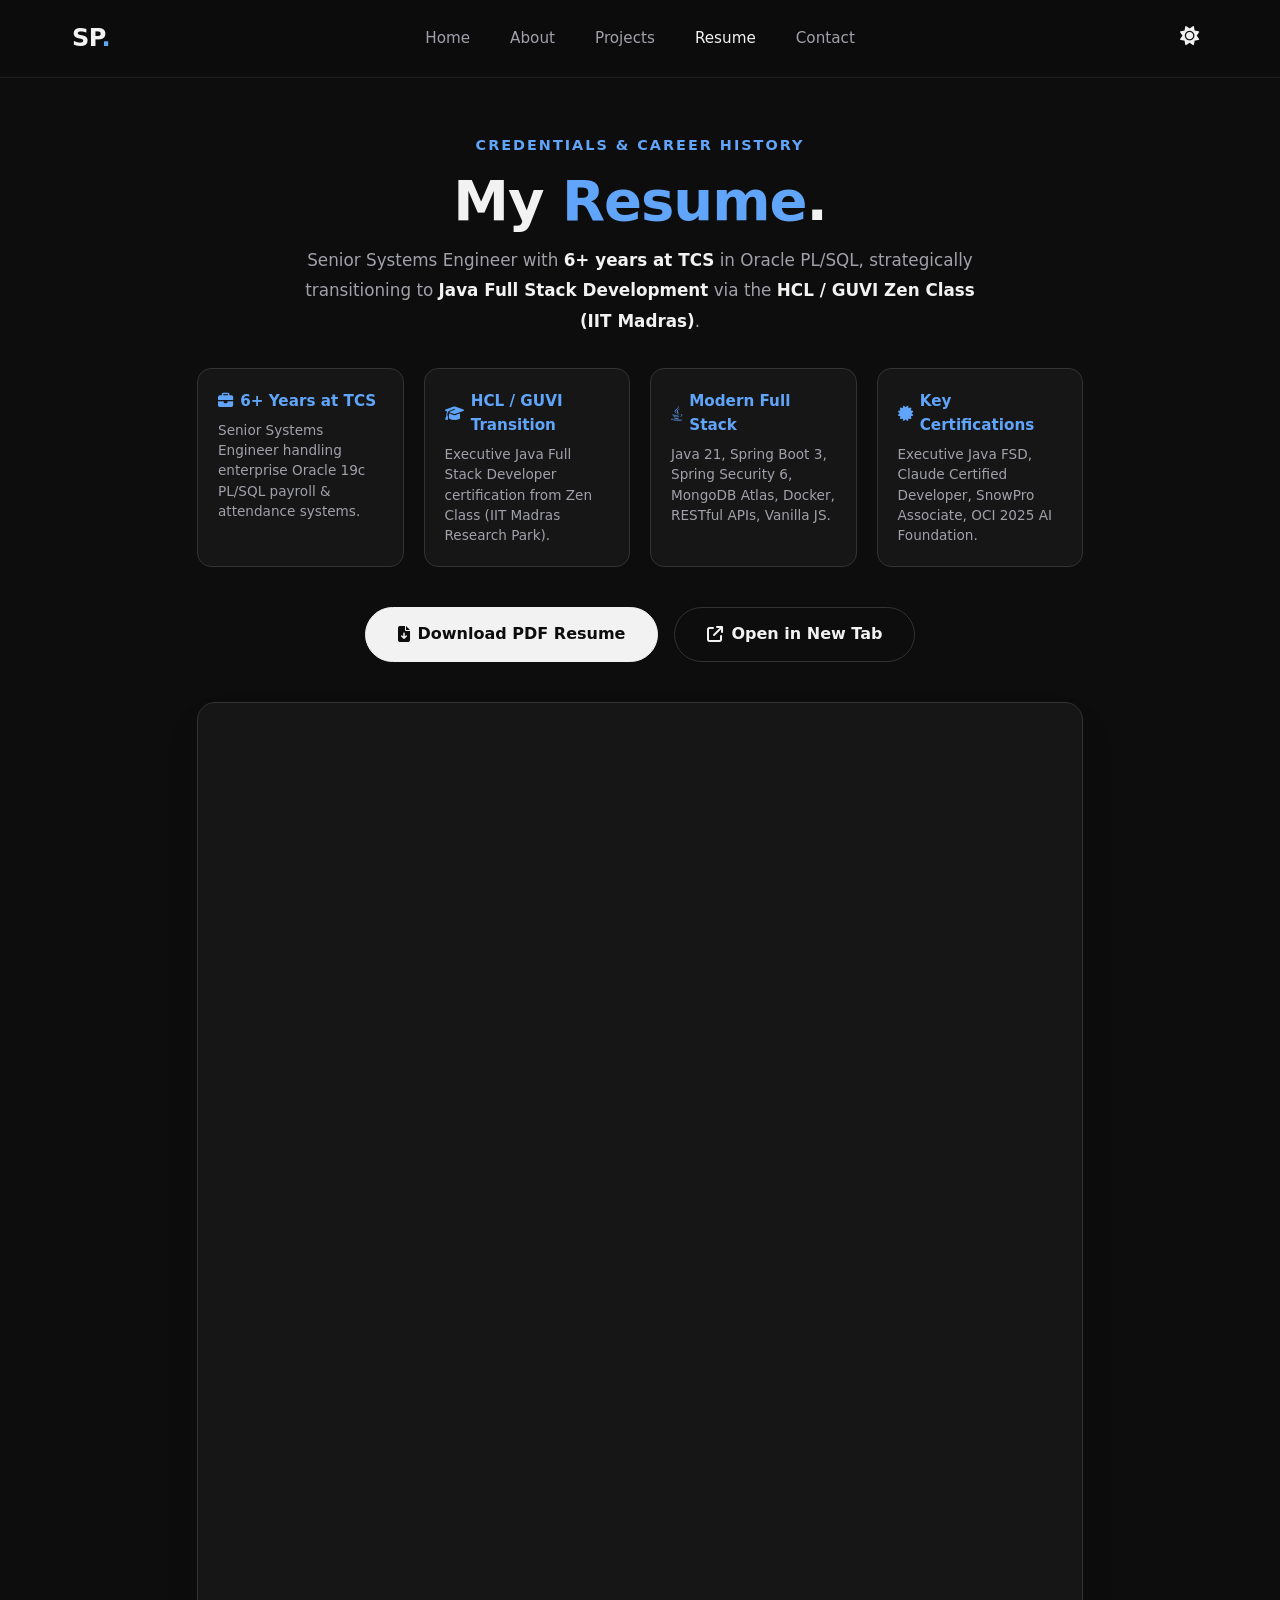
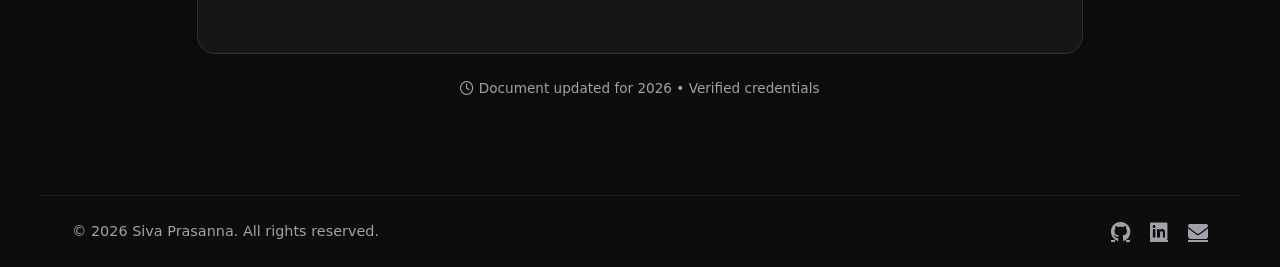
<file: resume.html>
<!DOCTYPE html>
<html lang="en">

<head>
    <meta charset="UTF-8">
    <meta name="viewport" content="width=device-width, initial-scale=1.0">
    <title>Resume | Siva Prasanna - Software Engineer &amp; Java Full Stack</title>

    <!-- SEO & Social Meta -->
    <meta name="description" content="View and download Siva Prasanna's resume. Software Engineer with 6+ years at TCS specializing in Java Full Stack Development and Oracle PL/SQL.">
    <meta name="author" content="Siva Prasanna">

    <!-- Font Awesome Icons -->
    <link rel="stylesheet" href="https://cdnjs.cloudflare.com/ajax/libs/font-awesome/6.4.0/css/all.min.css">

    <!-- Stylesheet -->
    <link rel="stylesheet" href="style.css">
</head>

<body>
    <!-- Navigation Bar -->
    <nav class="navbar" id="navbar">
        <div class="nav-container">
            <a href="index.html" class="nav-brand">SP<span class="accent">.</span></a>
            <div class="nav-links" id="nav-links">
                <a href="index.html">Home</a>
                <a href="about.html">About</a>
                <a href="projects.html">Projects</a>
                <a href="resume.html" class="active">Resume</a>
                <a href="contact.html">Contact</a>
            </div>
            <div class="nav-controls">
                <button class="theme-toggle" id="theme-toggle" aria-label="Toggle Theme">
                    <i class="fa-solid fa-sun" id="theme-icon"></i>
                </button>
                <button class="mobile-toggle" id="mobile-toggle" aria-label="Toggle Menu">
                    <i class="fas fa-bars"></i>
                </button>
            </div>
        </div>
    </nav>

    <!-- Main Content -->
    <main class="page-main">
        <div class="page-container" style="max-width: 950px; text-align: center;">
            <!-- Header -->
            <div class="page-header" style="margin-bottom: 2rem;">
                <span class="hero-subtitle">Credentials &amp; Career History</span>
                <h1 class="page-title">My <span class="highlight">Resume</span>.</h1>
                <p class="section-text" style="max-width: 700px; margin: 0.75rem auto 0;">
                    Senior Systems Engineer with <strong>6+ years at TCS</strong> in Oracle PL/SQL, strategically 
                    transitioning to <strong>Java Full Stack Development</strong> via the <strong>HCL / GUVI Zen Class (IIT Madras)</strong>.
                </p>
            </div>

            <!-- Quick Highlights Grid for Instant Recruiter Scanning -->
            <div class="resume-summary-grid">
                <div class="resume-summary-card">
                    <h4><i class="fa-solid fa-briefcase"></i> 6+ Years at TCS</h4>
                    <p>Senior Systems Engineer handling enterprise Oracle 19c PL/SQL payroll &amp; attendance systems.</p>
                </div>
                <div class="resume-summary-card">
                    <h4><i class="fa-solid fa-graduation-cap"></i> HCL / GUVI Transition</h4>
                    <p>Executive Java Full Stack Developer certification from Zen Class (IIT Madras Research Park).</p>
                </div>
                <div class="resume-summary-card">
                    <h4><i class="fa-brands fa-java"></i> Modern Full Stack</h4>
                    <p>Java 21, Spring Boot 3, Spring Security 6, MongoDB Atlas, Docker, RESTful APIs, Vanilla JS.</p>
                </div>
                <div class="resume-summary-card">
                    <h4><i class="fa-solid fa-certificate"></i> Key Certifications</h4>
                    <p>Executive Java FSD, Claude Certified Developer, SnowPro Associate, OCI 2025 AI Foundation.</p>
                </div>
            </div>

            <!-- Action Buttons -->
            <div class="resume-actions">
                <a href="SivaPrasanna_Resume.pdf" target="_blank" download="SivaPrasanna_Resume.pdf" class="btn-primary">
                    <i class="fas fa-file-arrow-down"></i>
                    <span>Download PDF Resume</span>
                </a>
                <a href="SivaPrasanna_Resume.pdf" target="_blank" class="btn-secondary">
                    <i class="fa-solid fa-arrow-up-right-from-square"></i>
                    <span>Open in New Tab</span>
                </a>
            </div>

            <!-- Embedded PDF Viewer -->
            <div class="resume-container">
                <iframe src="SivaPrasanna_Resume.pdf" class="resume-frame" title="Siva Prasanna Resume" allowfullscreen></iframe>
            </div>

            <p class="updated-note" style="font-size: 0.85rem; color: var(--text-muted); margin-top: 1.5rem;">
                <i class="fa-regular fa-clock"></i> Document updated for 2026 • Verified credentials
            </p>
        </div>
    </main>

    <!-- Footer -->
    <footer>
        <div class="footer-left">&copy; <span id="year">2026</span> Siva Prasanna. All rights reserved.</div>
        <div class="socials">
            <a href="https://github.com/SIVAPRASANNA2812" target="_blank" rel="noopener noreferrer" aria-label="GitHub Profile">
                <i class="fa-brands fa-github"></i>
            </a>
            <a href="https://www.linkedin.com/in/sivaprasanna2812" target="_blank" rel="noopener noreferrer" aria-label="LinkedIn Profile">
                <i class="fa-brands fa-linkedin"></i>
            </a>
            <a href="mailto:sivaprasanna28@gmail.com" aria-label="Email Me">
                <i class="fa-solid fa-envelope"></i>
            </a>
        </div>
    </footer>

    <!-- JavaScript -->
    <script src="script.js"></script>
</body>

</html>
</file>
<file: style.css>
/* ==========================================================================
   SIVA PRASANNA - UNIFIED PORTFOLIO STYLESHEET
   ========================================================================== */

:root {
  /* Light Theme */
  --bg-color: #fcfcfc;
  --text-main: #1a1a1a;
  --text-muted: #666666;
  --accent: #2563eb;
  --nav-bg: rgba(252, 252, 252, 0.85);
  --nav-border: rgba(0, 0, 0, 0.08);
  --card-bg: #ffffff;
  --btn-bg: #1a1a1a;
  --btn-text: #ffffff;
  --btn-hover: #333333;
  --btn-sec-bg: transparent;
  --btn-sec-text: #1a1a1a;
  --btn-sec-border: #e5e5e5;
  --btn-sec-hover: #f5f5f5;
}

[data-theme="dark"] {
  /* Dark Theme */
  --bg-color: #0d0d0d;
  --text-main: #f2f2f2;
  --text-muted: #a1a1aa;
  --accent: #60a5fa;
  --nav-bg: rgba(13, 13, 13, 0.85);
  --nav-border: rgba(255, 255, 255, 0.08);
  --card-bg: #161616;
  --btn-bg: #f2f2f2;
  --btn-text: #0d0d0d;
  --btn-hover: #d4d4d4;
  --btn-sec-bg: transparent;
  --btn-sec-text: #f2f2f2;
  --btn-sec-border: #333333;
  --btn-sec-hover: #1a1a1a;
}

/* Reset & Box Sizing */
* {
  margin: 0;
  padding: 0;
  box-sizing: border-box;
}

body {
  font-family: "Outfit", system-ui, -apple-system, BlinkMacSystemFont, "Segoe UI", Roboto, sans-serif;
  background-color: var(--bg-color);
  color: var(--text-main);
  line-height: 1.6;
  transition: background-color 0.4s ease, color 0.4s ease;
  min-height: 100vh;
  display: flex;
  flex-direction: column;
}

::selection {
  background: var(--accent);
  color: #fff;
}

/* Accent & Highlights */
.accent, .highlight {
  color: var(--accent);
}

/* ==========================================================================
   NAVIGATION BAR
   ========================================================================== */

.navbar {
  position: sticky;
  top: 0;
  width: 100%;
  background: var(--nav-bg);
  backdrop-filter: blur(12px);
  -webkit-backdrop-filter: blur(12px);
  border-bottom: 1px solid var(--nav-border);
  z-index: 1000;
  transition: background 0.4s ease, border-color 0.4s ease, padding 0.3s ease;
}

.nav-container {
  width: 100%;
  max-width: 1200px;
  margin: 0 auto;
  padding: 1.2rem 2rem;
  display: flex;
  justify-content: space-between;
  align-items: center;
}

.nav-brand {
  font-size: 1.5rem;
  font-weight: 800;
  letter-spacing: -0.5px;
  text-decoration: none;
  color: var(--text-main);
}

.nav-links {
  display: flex;
  gap: 2.5rem;
  align-items: center;
}

.nav-links a {
  text-decoration: none;
  color: var(--text-muted);
  font-weight: 500;
  font-size: 0.95rem;
  transition: color 0.3s ease;
  position: relative;
}

.nav-links a:hover,
.nav-links a.active {
  color: var(--text-main);
}

.nav-controls {
  display: flex;
  align-items: center;
  gap: 1rem;
}

/* Theme Toggle Button */
.theme-toggle {
  background: none;
  border: none;
  color: var(--text-main);
  cursor: pointer;
  display: flex;
  align-items: center;
  justify-content: center;
  padding: 0.5rem;
  border-radius: 50%;
  transition: background-color 0.3s ease, transform 0.3s ease;
}

.theme-toggle:hover {
  background-color: var(--nav-border);
  transform: scale(1.05);
}

.theme-toggle svg,
.theme-toggle i {
  width: 22px;
  height: 22px;
  font-size: 1.2rem;
  fill: currentColor;
}

.mobile-toggle {
  display: none;
  background: none;
  border: none;
  color: var(--text-main);
  cursor: pointer;
  padding: 0.5rem;
}

/* ==========================================================================
   BUTTONS
   ========================================================================== */

.btn-primary,
.btn-secondary {
  display: inline-flex;
  align-items: center;
  gap: 0.5rem;
  cursor: pointer;
  padding: 0.85rem 2rem;
  border-radius: 50px;
  text-decoration: none;
  font-weight: 600;
  font-size: 1rem;
  transition: all 0.3s ease;
}

.btn-primary {
  background-color: var(--btn-bg);
  color: var(--btn-text);
  border: 1px solid var(--btn-bg);
}

.btn-primary:hover {
  background-color: var(--btn-hover);
  border-color: var(--btn-hover);
  transform: translateY(-2px);
  box-shadow: 0 10px 20px rgba(0, 0, 0, 0.1);
}

.btn-primary svg,
.btn-primary i {
  transition: transform 0.3s ease;
}

.btn-primary:hover svg,
.btn-primary:hover i {
  transform: translateX(4px);
}

.btn-secondary {
  background-color: var(--btn-sec-bg);
  color: var(--btn-sec-text);
  border: 1px solid var(--btn-sec-border);
}

.btn-secondary:hover {
  background-color: var(--btn-sec-hover);
  border-color: var(--text-muted);
  transform: translateY(-2px);
}

.btn-sm {
  padding: 0.55rem 1.15rem;
  font-size: 0.88rem;
  border-radius: 50px;
}

/* ==========================================================================
   HERO SECTION (HOME PAGE)
   ========================================================================== */

main {
  flex: 1;
  display: flex;
  align-items: center;
  justify-content: center;
}

.hero {
  max-width: 1200px;
  padding: 2.5rem 2rem;
  width: 100%;
  display: flex;
  align-items: center;
  justify-content: space-between;
  gap: 4rem;
  text-align: left;
  animation: fadeUp 1s cubic-bezier(0.16, 1, 0.3, 1) forwards;
  opacity: 0;
  transform: translateY(30px);
}

.hero-content {
  flex: 1;
  max-width: 620px;
}

.status-badge {
  display: inline-flex;
  align-items: center;
  gap: 0.5rem;
  background-color: rgba(37, 99, 235, 0.08);
  border: 1px solid rgba(37, 99, 235, 0.2);
  color: var(--accent);
  padding: 0.4rem 0.9rem;
  border-radius: 50px;
  font-size: 0.85rem;
  font-weight: 600;
  margin-bottom: 1.25rem;
}

[data-theme="dark"] .status-badge {
  background-color: rgba(96, 165, 250, 0.1);
  border-color: rgba(96, 165, 250, 0.25);
}

.status-dot {
  width: 8px;
  height: 8px;
  border-radius: 50%;
  background-color: #10b981;
  box-shadow: 0 0 8px #10b981;
}

.hero-subtitle {
  font-size: 0.9rem;
  font-weight: 600;
  color: var(--accent);
  margin-bottom: 0.75rem;
  letter-spacing: 2px;
  text-transform: uppercase;
  display: block;
}

.hero-title {
  font-size: 4.2rem;
  font-weight: 700;
  line-height: 1.1;
  margin-bottom: 1rem;
  letter-spacing: -1.5px;
  color: var(--text-main);
}

.hero-role {
  font-size: 1.35rem;
  font-weight: 600;
  color: var(--accent);
  margin-bottom: 1.25rem;
}

.hero-desc {
  font-size: 1.15rem;
  color: var(--text-muted);
  max-width: 650px;
  margin-bottom: 2rem;
  line-height: 1.7;
}

.hero-desc p {
  margin-bottom: 0.85rem;
}

.hero-desc p:last-child {
  margin-bottom: 0;
}

.hero-desc strong {
  color: var(--text-main);
}

.hero-actions {
  display: flex;
  gap: 1rem;
  align-items: center;
}

/* Quick Tech Stack Chips */
.hero-tech-stack {
  display: flex;
  flex-wrap: wrap;
  gap: 0.65rem;
  margin-top: 2rem;
}

.tech-badge {
  display: inline-flex;
  align-items: center;
  gap: 0.45rem;
  background-color: var(--card-bg);
  border: 1px solid var(--btn-sec-border);
  color: var(--text-muted);
  padding: 0.4rem 0.85rem;
  border-radius: 50px;
  font-size: 0.85rem;
  font-weight: 500;
  transition: all 0.3s ease;
}

.tech-badge:hover {
  color: var(--accent);
  border-color: var(--accent);
  transform: translateY(-2px);
}

.tech-badge i {
  color: var(--accent);
}

/* Hero Image & Organic Blob */
.hero-image-wrapper {
  flex: 1;
  display: flex;
  justify-content: center;
  align-items: center;
  position: relative;
}

.hero-image {
  width: 100%;
  max-width: 380px;
  height: 380px;
  object-fit: cover;
  border-radius: 60% 40% 30% 70% / 60% 30% 70% 40%;
  box-shadow: 0 25px 50px -12px rgba(0, 0, 0, 0.25);
  border: 4px solid var(--btn-sec-border);
  animation: blob-morph 12s ease-in-out infinite;
  transition: transform 0.4s ease, border-color 0.4s ease;
}

.hero-image:hover {
  transform: translateY(-8px) scale(1.02);
  border-color: var(--accent);
}

@keyframes blob-morph {
  0%, 100% {
    border-radius: 60% 40% 30% 70% / 60% 30% 70% 40%;
  }
  33% {
    border-radius: 30% 60% 70% 40% / 50% 60% 30% 60%;
  }
  66% {
    border-radius: 73% 27% 41% 59% / 40% 58% 42% 50%;
  }
}

/* ==========================================================================
   PAGE SHARED LAYOUT (INNER PAGES)
   ========================================================================== */

.page-main {
  padding: 1rem 0;
  display: block;
}

.page-container {
  max-width: 1200px;
  width: 100%;
  margin: 0 auto;
  padding: 2.5rem 2rem 5rem;
  animation: fadeUp 1s cubic-bezier(0.16, 1, 0.3, 1) forwards;
  opacity: 0;
  transform: translateY(30px);
}

.page-header {
  margin-bottom: 2.5rem;
}

.page-title {
  font-size: 3.5rem;
  font-weight: 800;
  margin-bottom: 0.5rem;
  letter-spacing: -1px;
  color: var(--text-main);
  line-height: 1.15;
}

.section-heading {
  font-size: 1.65rem;
  font-weight: 700;
  margin-bottom: 1rem;
  color: var(--text-main);
  letter-spacing: -0.5px;
}

.section-heading.mt-2 {
  margin-top: 2rem;
}

.section-text {
  font-size: 1.05rem;
  line-height: 1.8;
  color: var(--text-muted);
  margin-bottom: 1rem;
}

.section-text strong {
  color: var(--text-main);
}

/* ==========================================================================
   ABOUT PAGE SPECIFIC STYLING
   ========================================================================== */

.about-grid {
  display: grid;
  grid-template-columns: 360px 1fr;
  gap: 3.5rem;
  align-items: start;
}

.about-image-col {
  position: sticky;
  top: 90px;
}

.about-profile-img {
  width: 100%;
  height: 380px;
  object-fit: cover;
  border-radius: 20px;
  border: 3px solid var(--btn-sec-border);
  box-shadow: 0 15px 35px rgba(0, 0, 0, 0.1);
  transition: transform 0.4s ease, border-color 0.4s ease;
}

.about-profile-img:hover {
  transform: translateY(-5px);
  border-color: var(--accent);
}

.bento-card {
  background-color: var(--card-bg);
  border: 1px solid var(--btn-sec-border);
  border-radius: 16px;
  padding: 1.5rem;
  box-shadow: 0 4px 15px rgba(0, 0, 0, 0.04);
}

.bento-title {
  font-size: 1.05rem;
  font-weight: 700;
  margin-bottom: 1rem;
  display: flex;
  align-items: center;
  gap: 0.5rem;
  color: var(--text-main);
}

.quick-facts-list {
  list-style: none;
  display: flex;
  flex-direction: column;
  gap: 0.65rem;
  font-size: 0.9rem;
  color: var(--text-muted);
}

.quick-facts-list strong {
  color: var(--text-main);
}

.features-grid {
  display: grid;
  grid-template-columns: repeat(2, 1fr);
  gap: 1.25rem;
  margin-top: 1rem;
}

.feature-card {
  background-color: var(--card-bg);
  border: 1px solid var(--btn-sec-border);
  border-radius: 14px;
  padding: 1.5rem;
  transition: all 0.3s ease;
}

.feature-card:hover {
  transform: translateY(-4px);
  border-color: var(--accent);
  box-shadow: 0 12px 25px -8px rgba(0, 0, 0, 0.1);
}

.feature-icon {
  width: 44px;
  height: 44px;
  border-radius: 12px;
  background-color: rgba(37, 99, 235, 0.1);
  color: var(--accent);
  display: flex;
  align-items: center;
  justify-content: center;
  font-size: 1.25rem;
  margin-bottom: 1rem;
}

[data-theme="dark"] .feature-icon {
  background-color: rgba(96, 165, 250, 0.12);
}

.feature-card h4 {
  font-size: 1.1rem;
  font-weight: 600;
  margin-bottom: 0.4rem;
  color: var(--text-main);
}

.feature-card p {
  font-size: 0.9rem;
  color: var(--text-muted);
  line-height: 1.5;
}

/* Experience List */
.experience-list {
  display: flex;
  flex-direction: column;
  gap: 1.25rem;
  margin-top: 1rem;
}

.exp-item {
  display: flex;
  gap: 2rem;
  padding: 1.75rem;
  background-color: var(--card-bg);
  border: 1px solid var(--btn-sec-border);
  border-radius: 14px;
  transition: all 0.3s ease;
}

.exp-item:hover {
  transform: translateX(6px);
  border-color: var(--accent);
}

.exp-year {
  font-size: 0.85rem;
  font-weight: 700;
  color: var(--accent);
  text-transform: uppercase;
  letter-spacing: 1px;
  min-width: 110px;
}

.exp-details h3 {
  font-size: 1.2rem;
  font-weight: 700;
  color: var(--text-main);
  margin-bottom: 0.25rem;
}

.exp-institute {
  font-size: 0.95rem;
  font-weight: 600;
  color: var(--accent);
  margin-bottom: 0.65rem;
}

.exp-desc {
  font-size: 0.92rem;
  color: var(--text-muted);
  line-height: 1.6;
}

/* About CTA Box */
.about-cta-box {
  background: var(--card-bg);
  border: 1px solid var(--btn-sec-border);
  border-radius: 16px;
  padding: 2.25rem;
  display: flex;
  justify-content: space-between;
  align-items: center;
  flex-wrap: wrap;
  gap: 1.5rem;
}

.cta-text h3 {
  font-size: 1.35rem;
  font-weight: 700;
  color: var(--text-main);
  margin-bottom: 0.35rem;
}

.cta-text p {
  font-size: 0.95rem;
  color: var(--text-muted);
}

.cta-buttons {
  display: flex;
  gap: 1rem;
}

/* ==========================================================================
   PROJECTS PAGE STYLING
   ========================================================================== */

.filter-controls {
  display: flex;
  flex-wrap: wrap;
  gap: 0.75rem;
  margin-bottom: 2.5rem;
}

.filter-btn {
  background-color: var(--card-bg);
  border: 1px solid var(--btn-sec-border);
  color: var(--text-muted);
  padding: 0.55rem 1.25rem;
  border-radius: 50px;
  font-size: 0.9rem;
  font-weight: 600;
  cursor: pointer;
  transition: all 0.3s ease;
}

.filter-btn:hover {
  color: var(--text-main);
  border-color: var(--text-muted);
}

.filter-btn.active {
  background-color: var(--btn-bg);
  color: var(--btn-text);
  border-color: var(--btn-bg);
  box-shadow: 0 4px 12px rgba(0, 0, 0, 0.15);
}

.projects-grid {
  display: grid;
  grid-template-columns: repeat(auto-fill, minmax(360px, 1fr));
  gap: 2rem;
}

.project-card {
  background-color: var(--card-bg);
  border: 1px solid var(--btn-sec-border);
  border-radius: 18px;
  overflow: hidden;
  display: flex;
  flex-direction: column;
  transition: transform 0.3s ease, border-color 0.3s ease, box-shadow 0.3s ease;
}

.project-card:hover {
  transform: translateY(-6px);
  border-color: var(--accent);
  box-shadow: 0 20px 30px -10px rgba(0, 0, 0, 0.15);
}

.project-header-visual {
  height: 110px;
  padding: 1.5rem;
  display: flex;
  justify-content: space-between;
  align-items: flex-start;
  position: relative;
}

.gradient-1 {
  background: linear-gradient(135deg, #1e3a8a 0%, #3b82f6 100%);
}

.gradient-2 {
  background: linear-gradient(135deg, #701a75 0%, #d946ef 100%);
}

.gradient-3 {
  background: linear-gradient(135deg, #064e3b 0%, #10b981 100%);
}

.gradient-4 {
  background: linear-gradient(135deg, #7c2d12 0%, #f97316 100%);
}

.project-icon-box {
  width: 48px;
  height: 48px;
  border-radius: 12px;
  background-color: rgba(255, 255, 255, 0.2);
  backdrop-filter: blur(8px);
  color: #ffffff;
  display: flex;
  align-items: center;
  justify-content: center;
  font-size: 1.35rem;
  border: 1px solid rgba(255, 255, 255, 0.3);
}

.project-category-pill {
  background-color: rgba(0, 0, 0, 0.4);
  backdrop-filter: blur(8px);
  color: #ffffff;
  padding: 0.3rem 0.75rem;
  border-radius: 50px;
  font-size: 0.78rem;
  font-weight: 600;
  text-transform: uppercase;
  letter-spacing: 0.5px;
}

.project-info {
  padding: 1.75rem;
  display: flex;
  flex-direction: column;
  flex: 1;
}

.project-title {
  font-size: 1.35rem;
  font-weight: 700;
  color: var(--text-main);
  margin-bottom: 0.75rem;
  line-height: 1.3;
}

.project-desc {
  font-size: 0.95rem;
  color: var(--text-muted);
  line-height: 1.6;
  margin-bottom: 1.25rem;
}

.project-highlights {
  background-color: rgba(0, 0, 0, 0.02);
  border: 1px solid var(--btn-sec-border);
  border-radius: 10px;
  padding: 1rem 1.2rem;
  margin-bottom: 1.25rem;
}

[data-theme="dark"] .project-highlights {
  background-color: rgba(255, 255, 255, 0.02);
}

.project-highlights ul {
  padding-left: 1.2rem;
  display: flex;
  flex-direction: column;
  gap: 0.4rem;
}

.project-highlights li {
  font-size: 0.85rem;
  color: var(--text-muted);
  line-height: 1.45;
}

.project-highlights code {
  font-size: 0.8rem;
  background-color: rgba(37, 99, 235, 0.1);
  color: var(--accent);
  padding: 0.15rem 0.35rem;
  border-radius: 4px;
}

.project-tags {
  display: flex;
  flex-wrap: wrap;
  gap: 0.5rem;
  margin-bottom: 1.5rem;
  margin-top: auto;
}

.tag {
  background-color: var(--bg-color);
  border: 1px solid var(--btn-sec-border);
  color: var(--text-muted);
  padding: 0.3rem 0.65rem;
  border-radius: 6px;
  font-size: 0.8rem;
  font-weight: 500;
  display: inline-flex;
  align-items: center;
  gap: 0.35rem;
}

.tag i {
  color: var(--accent);
}

.project-actions {
  display: flex;
  gap: 0.75rem;
  border-top: 1px solid var(--btn-sec-border);
  padding-top: 1.25rem;
}

/* ==========================================================================
   RESUME PAGE STYLING
   ========================================================================== */

.resume-summary-grid {
  display: grid;
  grid-template-columns: repeat(auto-fit, minmax(200px, 1fr));
  gap: 1.25rem;
  max-width: 950px;
  margin: 0 auto 2.5rem;
  text-align: left;
}

.resume-summary-card {
  background-color: var(--card-bg);
  border: 1px solid var(--btn-sec-border);
  border-radius: 14px;
  padding: 1.25rem;
  transition: all 0.3s ease;
}

.resume-summary-card:hover {
  transform: translateY(-3px);
  border-color: var(--accent);
}

.resume-summary-card h4 {
  font-size: 0.95rem;
  font-weight: 700;
  color: var(--accent);
  margin-bottom: 0.4rem;
  display: flex;
  align-items: center;
  gap: 0.45rem;
}

.resume-summary-card p {
  font-size: 0.85rem;
  color: var(--text-muted);
  line-height: 1.5;
}

.resume-actions {
  display: flex;
  justify-content: center;
  gap: 1rem;
  flex-wrap: wrap;
  margin-bottom: 2.5rem;
}

.resume-container {
  width: 100%;
  max-width: 950px;
  margin: 0 auto;
  background-color: var(--card-bg);
  border: 1px solid var(--btn-sec-border);
  border-radius: 18px;
  overflow: hidden;
  box-shadow: 0 20px 40px -10px rgba(0, 0, 0, 0.2);
}

.resume-frame {
  width: 100%;
  height: 950px;
  border: none;
  display: block;
}

.updated-note {
  font-size: 0.9rem;
  color: var(--text-muted);
}

/* ==========================================================================
   CONTACT PAGE STYLING
   ========================================================================== */

.contact-info-col {
  display: flex;
  flex-direction: column;
  gap: 1.2rem;
}

.contact-card {
  background-color: var(--card-bg);
  border: 1px solid var(--btn-sec-border);
  border-radius: 14px;
  padding: 1.25rem;
  display: flex;
  align-items: center;
  gap: 1.15rem;
  transition: all 0.3s ease;
}

.contact-card:hover {
  transform: translateY(-3px);
  border-color: var(--accent);
}

.contact-icon {
  width: 46px;
  height: 46px;
  border-radius: 12px;
  background-color: rgba(37, 99, 235, 0.1);
  color: var(--accent);
  display: flex;
  align-items: center;
  justify-content: center;
  font-size: 1.25rem;
  flex-shrink: 0;
}

[data-theme="dark"] .contact-icon {
  background-color: rgba(96, 165, 250, 0.12);
}

.contact-label {
  font-size: 0.78rem;
  color: var(--text-muted);
  text-transform: uppercase;
  letter-spacing: 0.5px;
  display: block;
}

.contact-value {
  font-size: 0.98rem;
  font-weight: 600;
  color: var(--text-main);
  text-decoration: none;
  transition: color 0.3s ease;
}

.contact-value:hover {
  color: var(--accent);
}

.contact-form-container {
  background-color: var(--card-bg);
  border: 1px solid var(--btn-sec-border);
  border-radius: 18px;
  padding: 2.25rem;
  box-shadow: 0 4px 20px rgba(0, 0, 0, 0.05);
}

.contact-form {
  display: flex;
  flex-direction: column;
  gap: 1.25rem;
}

.form-group {
  display: flex;
  flex-direction: column;
  gap: 0.4rem;
  text-align: left;
}

.form-group label,
.form-label {
  font-size: 0.88rem;
  font-weight: 600;
  color: var(--text-main);
}

.form-control,
.form-input,
.form-textarea {
  width: 100%;
  background-color: var(--bg-color);
  border: 1px solid var(--btn-sec-border);
  border-radius: 8px;
  padding: 0.85rem 1rem;
  color: var(--text-main);
  font-family: inherit;
  font-size: 0.95rem;
  outline: none;
  transition: border-color 0.3s ease, box-shadow 0.3s ease;
}

.form-control:focus,
.form-input:focus,
.form-textarea:focus {
  border-color: var(--accent);
  box-shadow: 0 0 0 3px rgba(37, 99, 235, 0.1);
}

.form-status,
.form-alert {
  padding: 0.85rem;
  border-radius: 8px;
  background-color: rgba(16, 185, 129, 0.12);
  border: 1px solid rgba(16, 185, 129, 0.3);
  color: #10b981;
  font-size: 0.9rem;
  font-weight: 500;
  text-align: center;
  margin-top: 0.5rem;
}

/* ==========================================================================
   FOOTER
   ========================================================================== */

footer {
  padding: 1.5rem 2rem;
  display: flex;
  justify-content: space-between;
  align-items: center;
  border-top: 1px solid var(--nav-border);
  font-size: 0.9rem;
  color: var(--text-muted);
  max-width: 1200px;
  width: 100%;
  margin: auto auto 0 auto;
}

.socials {
  display: flex;
  align-items: center;
  gap: 1.25rem;
}

.socials a {
  color: var(--text-muted);
  font-size: 1.25rem;
  transition: color 0.3s ease, transform 0.3s ease;
  display: inline-flex;
}

.socials a:hover {
  color: var(--accent);
  transform: translateY(-2px);
}

/* Animations */
@keyframes fadeUp {
  to {
    opacity: 1;
    transform: translateY(0);
  }
}

/* Utilities */
.mt-2 { margin-top: 1rem; }
.mt-3 { margin-top: 1.5rem; }
.mt-4 { margin-top: 2rem; }

/* ==========================================================================
   RESPONSIVE MEDIA QUERIES
   ========================================================================== */

@media (max-width: 992px) {
  .hero {
    flex-direction: column-reverse;
    text-align: center;
    gap: 3rem;
    padding-top: 3rem;
  }

  .hero-content {
    display: flex;
    flex-direction: column;
    align-items: center;
  }

  .hero-actions {
    justify-content: center;
  }

  .hero-tech-stack {
    justify-content: center;
  }

  .about-grid {
    grid-template-columns: 1fr;
    gap: 2.5rem;
  }

  .about-image-col {
    position: static;
    max-width: 400px;
    margin: 0 auto;
    width: 100%;
  }

  .features-grid {
    grid-template-columns: 1fr;
  }

  .about-cta-box {
    flex-direction: column;
    text-align: center;
  }

  .cta-buttons {
    justify-content: center;
  }
}

@media (max-width: 768px) {
  .navbar .nav-container {
    padding: 1rem 1.5rem;
  }

  .nav-links {
    display: flex;
    position: fixed;
    top: 0;
    left: 0;
    width: 100%;
    height: 100vh;
    background: var(--bg-color);
    flex-direction: column;
    justify-content: center;
    align-items: center;
    padding: 0;
    border: none;
    gap: 2.5rem;
    opacity: 0;
    pointer-events: none;
    transition: opacity 0.35s ease;
    z-index: 900;
  }

  .nav-links.active {
    opacity: 1;
    pointer-events: auto;
  }

  .nav-links a {
    font-size: 1.8rem;
    font-weight: 700;
    color: var(--text-muted);
    transition: color 0.3s ease, transform 0.3s ease;
  }

  .nav-links a:hover,
  .nav-links a.active {
    color: var(--text-main);
    transform: translateX(8px);
  }

  .mobile-toggle {
    display: block;
    z-index: 999;
  }

  .hero-title {
    font-size: 3rem;
  }

  .hero-desc {
    font-size: 1.05rem;
  }

  .hero-image {
    max-width: 260px;
    height: 260px;
  }

  .exp-item {
    flex-direction: column;
    gap: 0.5rem;
  }

  .projects-grid {
    grid-template-columns: 1fr;
    gap: 1.5rem;
  }

  .resume-frame {
    height: 550px;
  }

  footer {
    flex-direction: column-reverse;
    gap: 1.25rem;
    text-align: center;
  }
}
</file>
